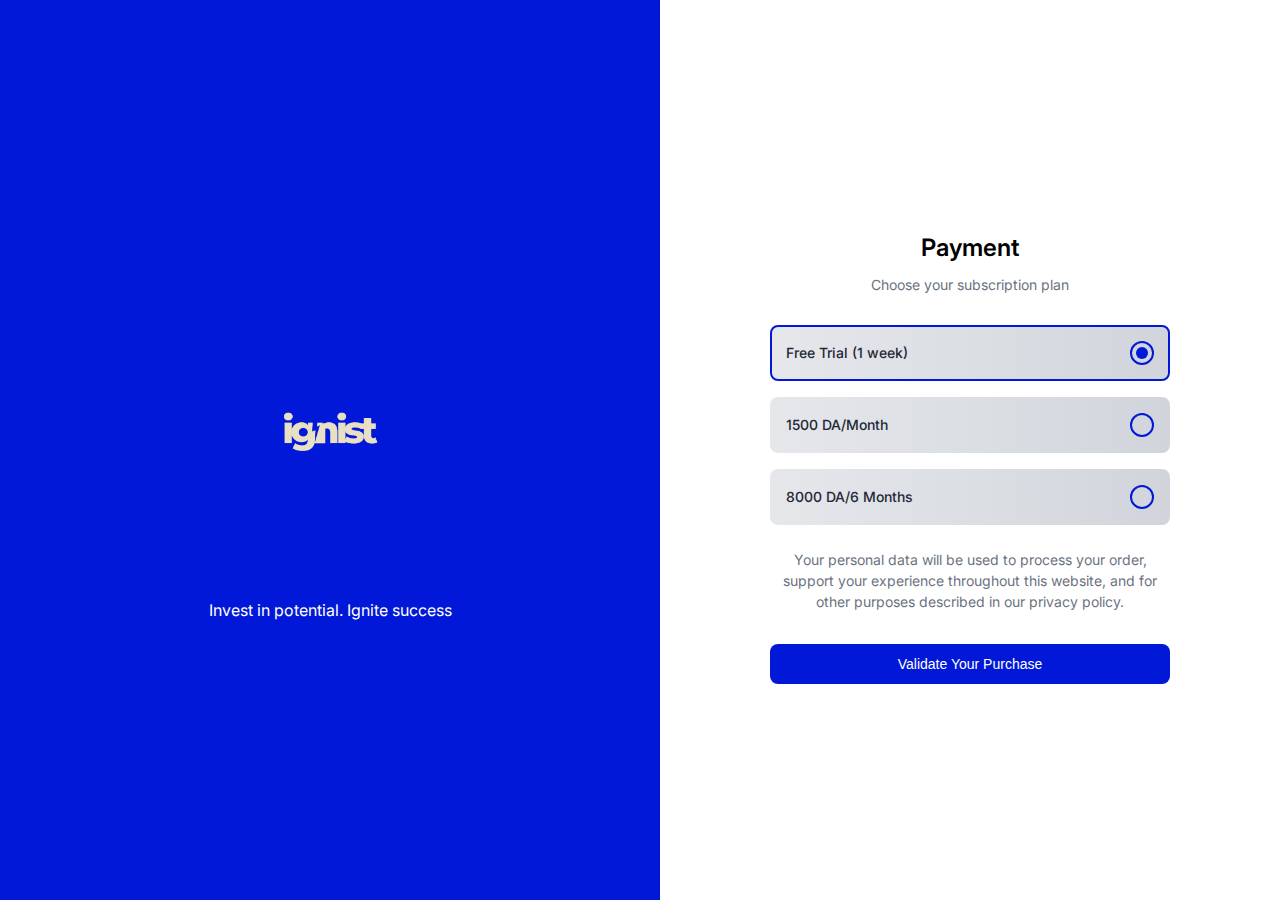
<file: business.html>
<!DOCTYPE html>
<html lang="en">

<head>
    <meta charset="UTF-8">
    <meta name="viewport" content="width=device-width, initial-scale=1.0">
    <title>Payment - Ignist</title>
    <link href="https://fonts.googleapis.com/css2?family=Inter:wght@400;500;600;800&display=swap" rel="stylesheet">
    <style>
        body {
            margin: 0;
            padding: 0;
            font-family: 'Inter', sans-serif;
            min-height: 100vh;
        }

        .payment-container {
            display: flex;
            min-height: 100vh;
        }

        .payment-left {
            flex: 1;
            background-color: #0118D8;
            display: flex;
            flex-direction: column;
            align-items: center;
            justify-content: center;
            padding: 60px;
            position: relative;
            overflow: hidden;
        }

        .payment-right {
            flex: 1;
            background-color: white;
            border-radius: 24px;
            padding: 40px;
            display: flex;
            flex-direction: column;
            justify-content: center;
        }

        .payment-logo {
            width: 300px;
            height: auto;
            margin-bottom: 20px;
        }

        .payment-tagline {
            color: white;
            font-size: 16px;
            text-align: center;
            margin: 0;
        }

        .payment-form {
            max-width: 400px;
            margin: 0 auto;
            width: 100%;
        }

        .payment-form h1 {
            font-size: 24px;
            font-weight: 600;
            margin-bottom: 8px;
            text-align: center;
        }

        .payment-form p {
            text-align: center;
            color: #6B7280;
            font-size: 14px;
            margin-bottom: 32px;
        }

        .subscription-option {
            background: linear-gradient(to right, #E5E7EB, #D1D5DB);
            border: none;
            border-radius: 8px;
            padding: 16px;
            margin-bottom: 16px;
            display: flex;
            justify-content: space-between;
            align-items: center;
            cursor: pointer;
            position: relative;
        }

        .subscription-option.selected {
            background: linear-gradient(to right, #E5E7EB, #D1D5DB);
            border: 2px solid #0118D8;
            padding: 14px;
        }

        .subscription-option span {
            color: #1F2937;
            font-size: 14px;
            font-weight: 500;
        }

        .radio-circle {
            width: 20px;
            height: 20px;
            border: 2px solid #0118D8;
            border-radius: 50%;
            position: relative;
        }

        .radio-circle.selected::after {
            content: '';
            position: absolute;
            width: 12px;
            height: 12px;
            background: #0118D8;
            border-radius: 50%;
            top: 50%;
            left: 50%;
            transform: translate(-50%, -50%);
        }

        .privacy-text {
            text-align: center;
            color: #6B7280;
            font-size: 12px;
            margin: 24px 0;
            line-height: 1.5;
        }

        .validate-button {
            width: 100%;
            padding: 12px;
            background-color: #0118D8;
            color: white;
            border: none;
            border-radius: 8px;
            font-size: 14px;
            font-weight: 500;
            cursor: pointer;
        }

        @media (max-width: 768px) {
            .payment-container {
                flex-direction: column;
            }

            .payment-left {
                padding: 40px 20px;
            }

            .payment-right {
                padding: 40px 20px;
            }
        }
    </style>
</head>

<body>
    <div class="payment-container">
        <div class="payment-left">
            <img src="blue.png" alt="Ignist Logo" class="payment-logo">
            <p class="payment-tagline">Invest in potential. Ignite success</p>
        </div>
        <div class="payment-right">
            <form class="payment-form">
                <h1>Payment</h1>
                <p>Choose your subscription plan</p>

                <div class="subscription-option selected">
                    <span>Free Trial (1 week)</span>
                    <div class="radio-circle selected"></div>
                </div>

                <div class="subscription-option">
                    <span>1500 DA/Month</span>
                    <div class="radio-circle"></div>
                </div>

                <div class="subscription-option">
                    <span>8000 DA/6 Months</span>
                    <div class="radio-circle"></div>
                </div>

                <p class="privacy-text">
                    Your personal data will be used to process your order, support your
                    experience throughout this website, and for other purposes
                    described in our privacy policy.
                </p>

                <button type="submit" class="validate-button">Validate Your Purchase</button>
            </form>
        </div>
    </div>

    <script>
        document.querySelectorAll('.subscription-option').forEach(option => {
            option.addEventListener('click', () => {
                // Remove selected class from all options
                document.querySelectorAll('.subscription-option').forEach(opt => {
                    opt.classList.remove('selected');
                    opt.querySelector('.radio-circle').classList.remove('selected');
                });
                
                // Add selected class to clicked option
                option.classList.add('selected');
                option.querySelector('.radio-circle').classList.add('selected');
            });
        });
    </script>
</body>

</html>
</file>
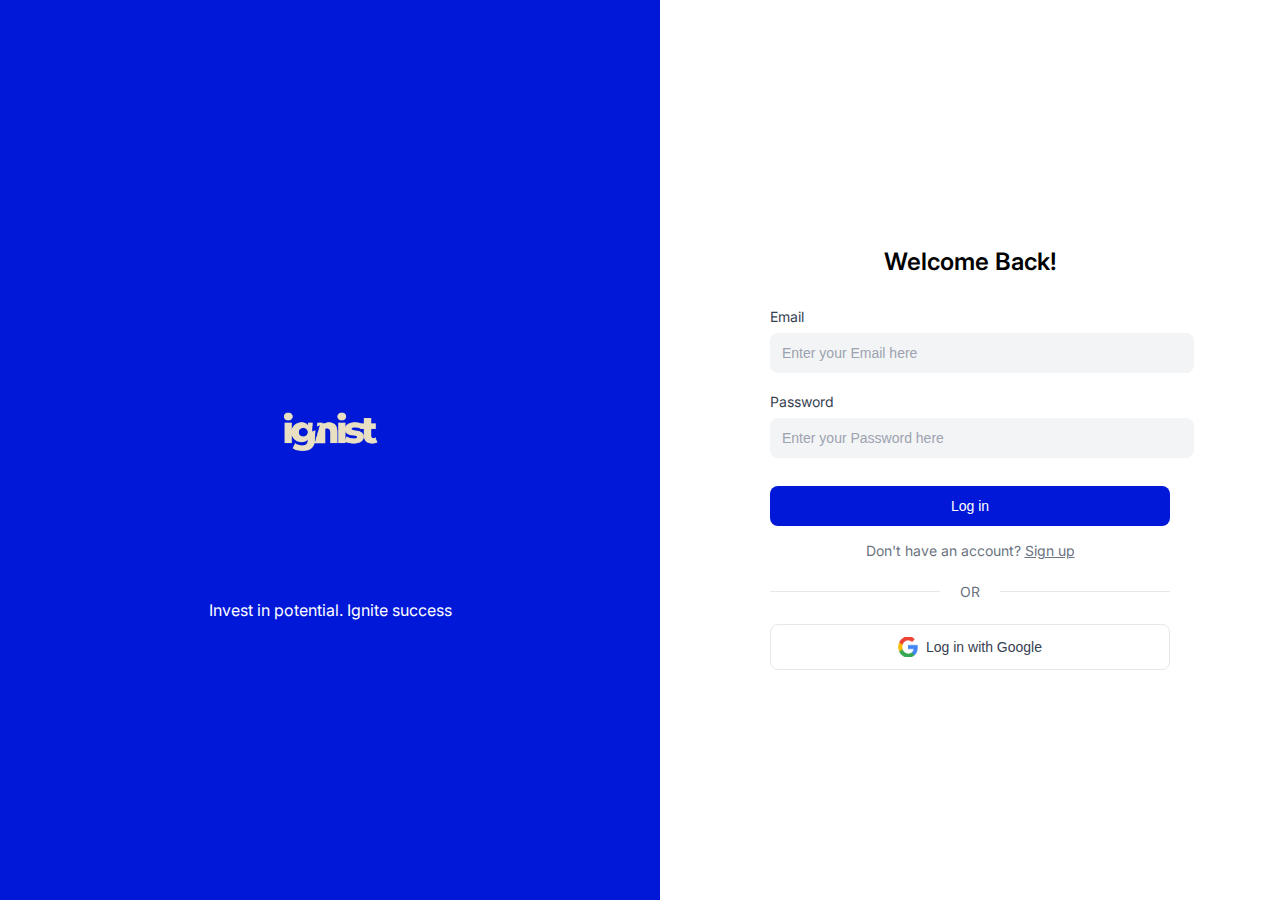
<file: login.html>
<!DOCTYPE html>
<html lang="en">

<head>
    <meta charset="UTF-8">
    <meta name="viewport" content="width=device-width, initial-scale=1.0">
    <title>Log In - Ignist</title>
    <link href="https://fonts.googleapis.com/css2?family=Inter:wght@400;500;600;800&display=swap" rel="stylesheet">
    <style>
        body {
            margin: 0;
            padding: 0;
            font-family: 'Inter', sans-serif;
            min-height: 100vh;
        }

        .login-container {
            display: flex;
            min-height: 100vh;
        }

        .login-left {
            flex: 1;
            background-color: #0118D8;
            display: flex;
            flex-direction: column;
            align-items: center;
            justify-content: center;
            padding: 60px;
            position: relative;
            overflow: hidden;
        }

        .login-right {
            flex: 1;
            background-color: white;
            border-radius: 24px;
            padding: 40px;
            display: flex;
            flex-direction: column;
            justify-content: center;
        }

        .login-logo {
            width: 300px;
            height: auto;
            margin-bottom: 20px;
        }

        .login-tagline {
            color: white;
            font-size: 16px;
            text-align: center;
            margin: 0;
        }

        .login-form {
            max-width: 400px;
            margin: 0 auto;
            width: 100%;
        }

        .login-form h1 {
            font-size: 24px;
            font-weight: 600;
            margin-bottom: 32px;
            text-align: center;
        }

        .form-group {
            margin-bottom: 20px;
        }

        .form-group label {
            display: block;
            margin-bottom: 8px;
            font-size: 14px;
            color: #374151;
        }

        .form-group input {
            width: 100%;
            padding: 12px;
            background: #F3F4F6;
            border: none;
            border-radius: 8px;
            font-size: 14px;
            color: #6B7280;
        }

        .form-group input::placeholder {
            color: #9CA3AF;
        }

        .login-button {
            width: 100%;
            padding: 12px;
            background-color: #0118D8;
            color: white;
            border: none;
            border-radius: 8px;
            font-size: 14px;
            font-weight: 500;
            cursor: pointer;
            margin-top: 8px;
        }

        .signup-text {
            text-align: center;
            margin-top: 16px;
            font-size: 14px;
            color: #6B7280;
        }

        .signup-text a {
            color: #6B7280;
            text-decoration: underline;
        }

        .or-divider {
            text-align: center;
            position: relative;
            margin: 24px 0;
            color: #6B7280;
            font-size: 14px;
        }

        .or-divider::before,
        .or-divider::after {
            content: '';
            position: absolute;
            top: 50%;
            width: calc(50% - 30px);
            height: 1px;
            background-color: #E5E7EB;
        }

        .or-divider::before {
            left: 0;
        }

        .or-divider::after {
            right: 0;
        }

        .google-login {
            display: flex;
            align-items: center;
            justify-content: center;
            gap: 8px;
            width: 100%;
            padding: 12px;
            background: white;
            border: 1px solid #E5E7EB;
            border-radius: 8px;
            font-size: 14px;
            color: #374151;
            cursor: pointer;
        }

        .google-login img {
            width: 20px;
            height: 20px;
        }

        @media (max-width: 768px) {
            .login-container {
                flex-direction: column;
            }

            .login-left {
                padding: 40px 20px;
            }

            .login-right {
                padding: 40px 20px;
            }
        }
    </style>
</head>

<body>
    <div class="login-container">
        <div class="login-left">
            <img src="blue.png" alt="Ignist Logo" class="login-logo">
            <p class="login-tagline">Invest in potential. Ignite success</p>
        </div>
        <div class="login-right">
            <form class="login-form">
                <h1>Welcome Back!</h1>
                
                <div class="form-group">
                    <label for="email">Email</label>
                    <input type="email" id="email" placeholder="Enter your Email here">
                </div>

                <div class="form-group">
                    <label for="password">Password</label>
                    <input type="password" id="password" placeholder="Enter your Password here">
                </div>

                <button type="submit" class="login-button">Log in</button>

                <p class="signup-text">Don't have an account? <a href="signup.html">Sign up</a></p>

                <div class="or-divider">OR</div>

                <button type="button" class="google-login">
                    <img src="google.png" alt="Google logo">
                    Log in with Google
                </button>
            </form>
        </div>
    </div>
</body>

</html>
</file>
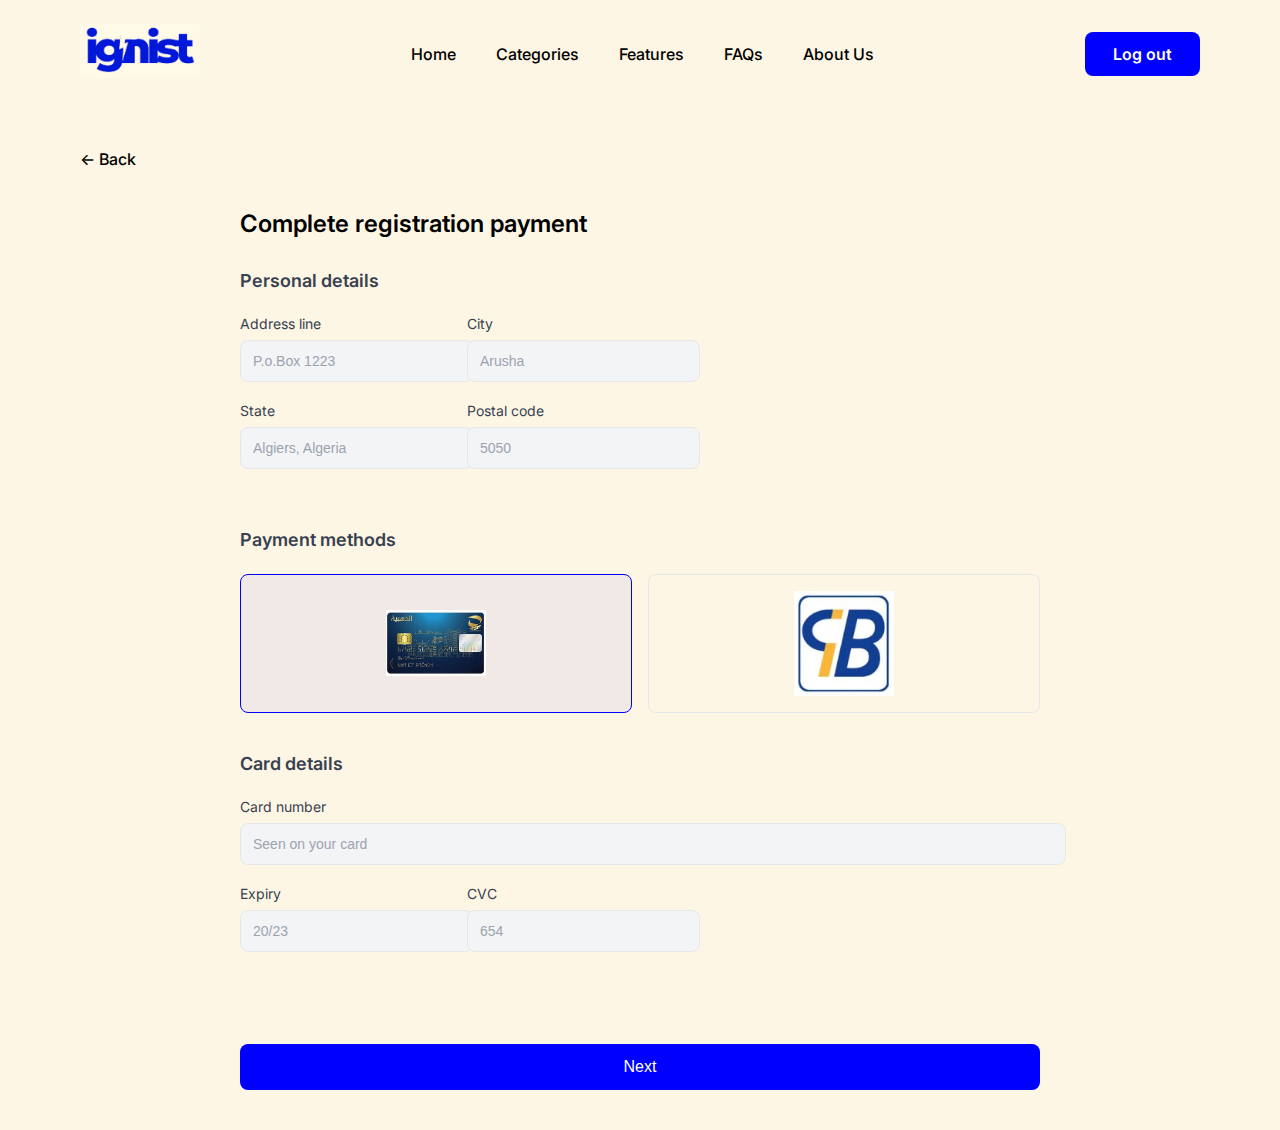
<file: payment.html>
<!DOCTYPE html>
<html lang="en">

<head>
    <meta charset="UTF-8">
    <meta name="viewport" content="width=device-width, initial-scale=1.0">
    <title>Payment - Ignist</title>
    <link href="https://fonts.googleapis.com/css2?family=Inter:wght@400;500;600;800&display=swap" rel="stylesheet">
    <style>
        body {
            margin: 0;
            padding: 0;
            font-family: 'Inter', sans-serif;
            min-height: 100vh;
            background-color: #fef6e4;
        }

        header {
            display: flex;
            justify-content: space-between;
            align-items: center;
            padding: 24px 80px;
            background-color: transparent;
        }

        .logo {
            font-weight: 800;
            font-size: 2rem;
            color: #0000FF;
            text-decoration: none;
        }

        nav {
            display: flex;
            gap: 40px;
            align-items: center;
        }

        nav a {
            text-decoration: none;
            color: #000;
            font-weight: 500;
            font-size: 1rem;
        }

        .log-out {
            background-color: #0000FF;
            color: #fff;
            padding: 12px 28px;
            border: none;
            border-radius: 8px;
            font-weight: 600;
            font-size: 1rem;
            cursor: pointer;
            text-decoration: none;
        }

        .back-button {
            display: inline-flex;
            align-items: center;
            gap: 8px;
            color: #000;
            text-decoration: none;
            margin: 40px 0 0 80px;
            font-weight: 500;
        }

        .payment-container {
            max-width: 800px;
            margin: 40px auto;
            padding: 0 20px;
        }

        .payment-container h1 {
            font-size: 24px;
            font-weight: 600;
            margin-bottom: 32px;
        }

        .payment-section {
            margin-bottom: 40px;
        }

        .payment-section h2 {
            font-size: 18px;
            font-weight: 600;
            margin-bottom: 24px;
            color: #374151;
        }

        .form-group {
            margin-bottom: 20px;
        }

        .form-row {
            display: flex;
            gap: 20px;
        }

        .form-group label {
            display: block;
            margin-bottom: 8px;
            font-size: 14px;
            color: #374151;
        }

        .form-group input {
            width: 100%;
            padding: 12px;
            background: #F3F4F6;
            border: 1px solid #E5E7EB;
            border-radius: 8px;
            font-size: 14px;
            color: #6B7280;
        }

        .form-group input::placeholder {
            color: #9CA3AF;
        }

        .payment-methods {
            display: flex;
            gap: 16px;
            margin-bottom: 24px;
        }

        .payment-method {
            flex: 1;
            padding: 16px;
            border: 1px solid #E5E7EB;
            border-radius: 8px;
            display: flex;
            align-items: center;
            justify-content: center;
            gap: 12px;
            cursor: pointer;
            transition: border-color 0.2s;
            min-height: 80px;
        }

        .payment-method:hover {
            border-color: #0000FF;
        }

        .payment-method.selected {
            border-color: #0000FF;
            background-color: rgba(0, 0, 255, 0.05);
        }

        .payment-method img {
            width: 100px;
            height: auto;
            object-fit: contain;
        }

        .next-button {
            width: 100%;
            padding: 14px;
            background-color: #0000FF;
            color: white;
            border: none;
            border-radius: 8px;
            font-size: 16px;
            font-weight: 500;
            cursor: pointer;
            margin-top: 32px;
        }

        @media (max-width: 768px) {
            header {
                padding: 24px 20px;
            }

            .back-button {
                margin: 20px 0 0 20px;
            }

            .payment-container {
                padding: 0 20px;
            }

            .form-row {
                flex-direction: column;
                gap: 20px;
            }
        }
    </style>
</head>

<body>
    <header>
        <a href="#" class="logo">
            <img src="logo.png" alt="Ignist Logo" style="width: 120px; height: auto;">
        </a>
        <nav>
            <a href="#">Home</a>
            <a href="#">Categories</a>
            <a href="#">Features</a>
            <a href="#">FAQs</a>
            <a href="#">About Us</a>
        </nav>
        <a href="#" class="log-out">Log out</a>
    </header>

    <a href="#" class="back-button">← Back</a>

    <div class="payment-container">
        <h1>Complete registration payment</h1>

        <div class="payment-section">
            <h2>Personal details</h2>
            <div class="form-row">
                <div class="form-group">
                    <label for="address">Address line</label>
                    <input type="text" id="address" placeholder="P.o.Box 1223">
                </div>
                <div class="form-group">
                    <label for="city">City</label>
                    <input type="text" id="city" placeholder="Arusha">
                </div>
            </div>
            <div class="form-row">
                <div class="form-group">
                    <label for="state">State</label>
                    <input type="text" id="state" placeholder="Algiers, Algeria">
                </div>
                <div class="form-group">
                    <label for="postal">Postal code</label>
                    <input type="text" id="postal" placeholder="5050">
                </div>
            </div>
        </div>

        <div class="payment-section">
            <h2>Payment methods</h2>
            <div class="payment-methods">
                <div class="payment-method selected">
                    <img src="bita9aDhahabya.png" alt="Bita9a Dhahabya" style="max-width: 100%; height: auto;">
                </div>
                <div class="payment-method">
                    <img src="paymentOnline.jpg" alt="Payment Online";">
                </div>
            </div>
        </div>

        <div class="payment-section">
            <h2>Card details</h2>
            <div class="form-group">
                <label for="card-number">Card number</label>
                <input type="text" id="card-number" placeholder="Seen on your card">
            </div>
            <div class="form-row">
                <div class="form-group">
                    <label for="expiry">Expiry</label>
                    <input type="text" id="expiry" placeholder="20/23">
                </div>
                <div class="form-group">
                    <label for="cvc">CVC</label>
                    <input type="text" id="cvc" placeholder="654">
                </div>
            </div>
        </div>

        <form action="payment2.html" method="GET">
            <button type="submit" class="next-button">Next</button>
        </form>
    </div>

    <script>
        document.querySelectorAll('.payment-method').forEach(method => {
            method.addEventListener('click', () => {
                // Remove selected class from all methods
                document.querySelectorAll('.payment-method').forEach(m => {
                    m.classList.remove('selected');
                });
                
                // Add selected class to clicked method
                method.classList.add('selected');
            });
        });
    </script>
</body>

</html>
</file>
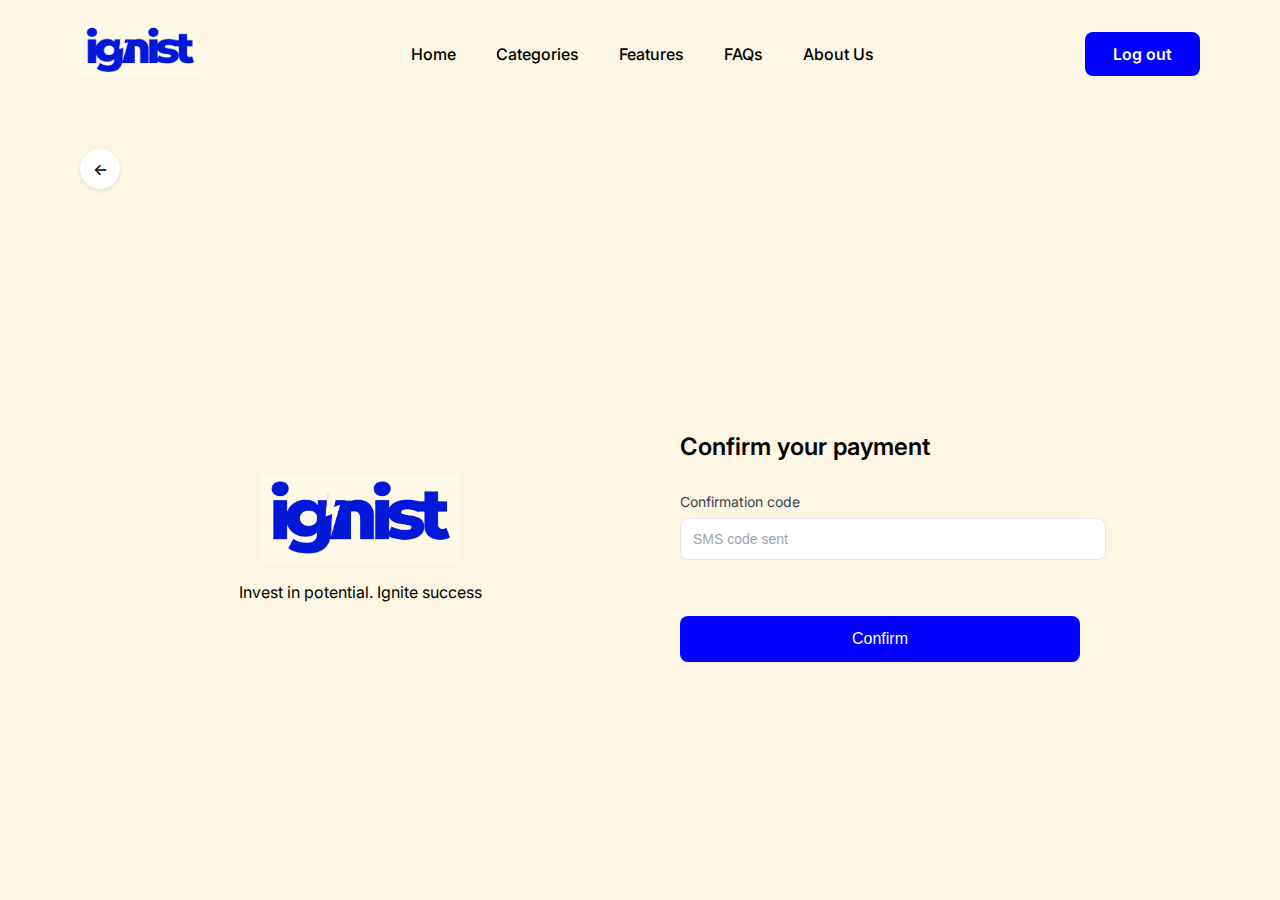
<file: payment2.html>
<!DOCTYPE html>
<html lang="en">

<head>
    <meta charset="UTF-8">
    <meta name="viewport" content="width=device-width, initial-scale=1.0">
    <title>Confirm Payment - Ignist</title>
    <link href="https://fonts.googleapis.com/css2?family=Inter:wght@400;500;600;800&display=swap" rel="stylesheet">
    <style>
        body {
            margin: 0;
            padding: 0;
            font-family: 'Inter', sans-serif;
            min-height: 100vh;
            background-color: #fef6e4;
        }

        header {
            display: flex;
            justify-content: space-between;
            align-items: center;
            padding: 24px 80px;
            background-color: transparent;
        }

        .logo {
            font-weight: 800;
            font-size: 2rem;
            color: #0000FF;
            text-decoration: none;
        }

        nav {
            display: flex;
            gap: 40px;
            align-items: center;
        }

        nav a {
            text-decoration: none;
            color: #000;
            font-weight: 500;
            font-size: 1rem;
        }

        .log-out {
            background-color: #0000FF;
            color: #fff;
            padding: 12px 28px;
            border: none;
            border-radius: 8px;
            font-weight: 600;
            font-size: 1rem;
            cursor: pointer;
            text-decoration: none;
        }

        .back-button {
            display: inline-flex;
            align-items: center;
            justify-content: center;
            width: 40px;
            height: 40px;
            color: #000;
            text-decoration: none;
            margin: 40px 0 0 80px;
            font-weight: 500;
            background: #FFFFFF;
            border-radius: 50%;
            box-shadow: 0 2px 4px rgba(0, 0, 0, 0.1);
        }

        .back-button:hover {
            background: #f5f5f5;
        }

        .confirmation-container {
            display: flex;
            min-height: calc(100vh - 200px);
            padding: 0 80px;
        }

        .left-section {
            flex: 1;
            display: flex;
            flex-direction: column;
            justify-content: center;
            align-items: center;
            padding: 40px;
        }

        .right-section {
            flex: 1;
            display: flex;
            flex-direction: column;
            justify-content: center;
            padding: 40px;
        }

        .logo-large {
            width: 200px;
            margin-bottom: 20px;
        }

        .tagline {
            color: #000;
            font-size: 16px;
            text-align: center;
            margin: 0;
        }

        .confirmation-form {
            max-width: 400px;
            width: 100%;
        }

        .confirmation-form h1 {
            font-size: 24px;
            font-weight: 600;
            margin-bottom: 32px;
            color: #000;
        }

        .form-group {
            margin-bottom: 24px;
        }

        .form-group label {
            display: block;
            margin-bottom: 8px;
            font-size: 14px;
            color: #374151;
        }

        .form-group input {
            width: 100%;
            padding: 12px;
            background: #FFFFFF;
            border: 1px solid #E5E7EB;
            border-radius: 8px;
            font-size: 14px;
            color: #6B7280;
        }

        .form-group input::placeholder {
            color: #9CA3AF;
        }

        .confirm-button {
            width: 100%;
            padding: 14px;
            background-color: #0000FF;
            color: white;
            border: none;
            border-radius: 8px;
            font-size: 16px;
            font-weight: 500;
            cursor: pointer;
            margin-top: 32px;
        }

        @media (max-width: 768px) {
            header {
                padding: 24px 20px;
            }

            .back-button {
                margin: 20px 0 0 20px;
            }

            .confirmation-container {
                flex-direction: column;
                padding: 0 20px;
            }

            .left-section {
                padding: 20px;
            }

            .right-section {
                padding: 20px;
            }
        }
    </style>
</head>

<body>
    <header>
        <a href="#" class="logo">
            <img src="logo.png" alt="Ignist Logo" style="width: 120px; height: auto;">
        </a>
        <nav>
            <a href="#">Home</a>
            <a href="#">Categories</a>
            <a href="#">Features</a>
            <a href="#">FAQs</a>
            <a href="#">About Us</a>
        </nav>
        <a href="#" class="log-out">Log out</a>
    </header>

    <a href="#" class="back-button">←</a>

    <div class="confirmation-container">
        <div class="left-section">
            <img src="logo.png" alt="Ignist Logo" class="logo-large">
            <p class="tagline">Invest in potential. Ignite success</p>
        </div>
        <div class="right-section">
            <div class="confirmation-form">
                <h1>Confirm your payment</h1>
                <div class="form-group">
                    <label for="confirmation-code">Confirmation code</label>
                    <input type="text" id="confirmation-code" placeholder="SMS code sent">
                </div>
                <button type="submit" class="confirm-button">Confirm</button>
            </div>
        </div>
    </div>
</body>

</html>
</file>
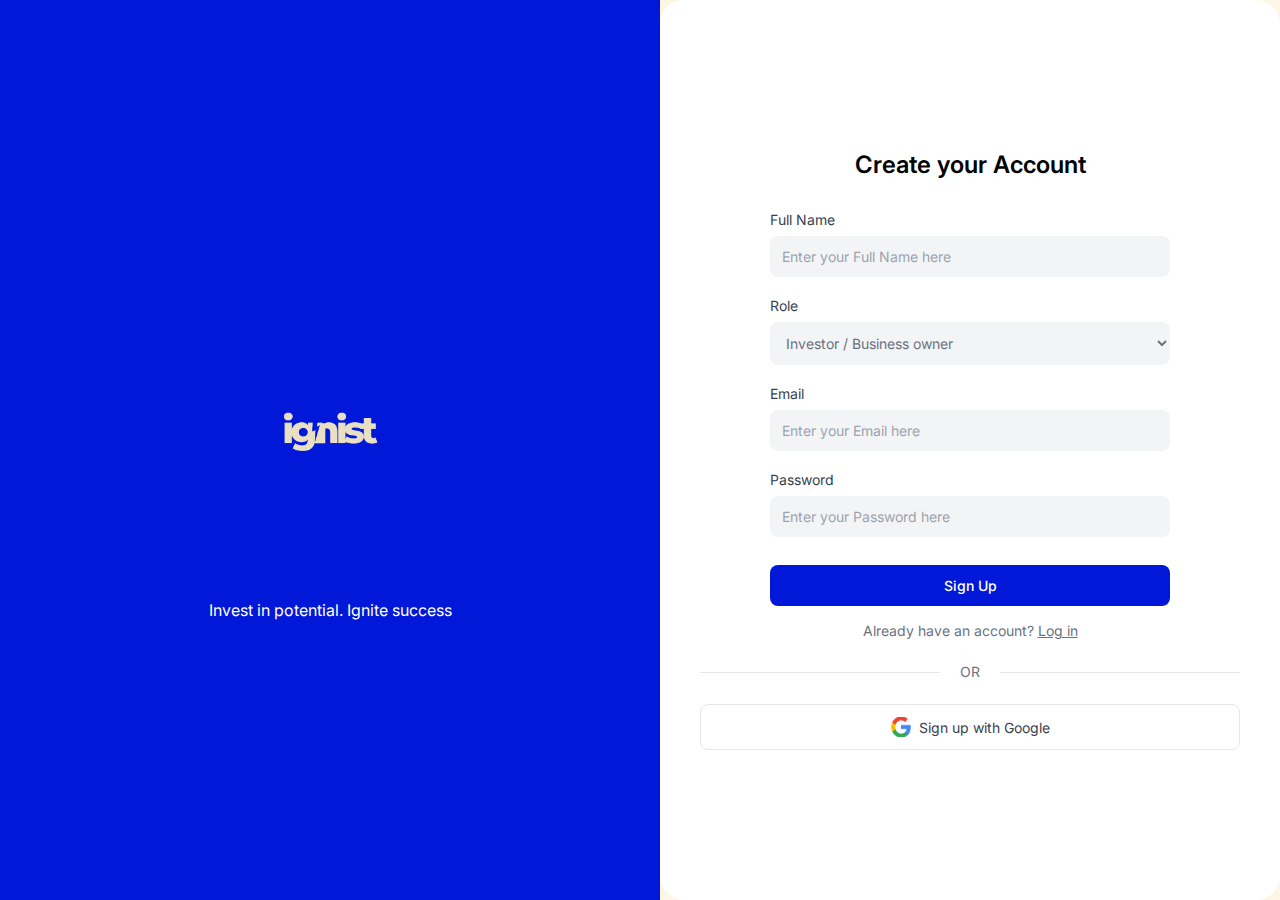
<file: signup.html>
<!DOCTYPE html>
<html lang="en">

<head>
    <meta charset="UTF-8">
    <meta name="viewport" content="width=device-width, initial-scale=1.0">
    <title>Sign Up - Ignist</title>
    <link href="https://fonts.googleapis.com/css2?family=Inter:wght@400;500;600;800&display=swap" rel="stylesheet">
    <link rel="stylesheet" href="styles.css">
    <style>
        body {
            margin: 0;
            padding: 0;
            font-family: 'Inter', sans-serif;
            min-height: 100vh;
        }

        .signup-container {
            display: flex;
            min-height: 100vh;
        }

        .signup-left {
            flex: 1;
            background-color: #0118D8;
            display: flex;
            flex-direction: column;
            align-items: center;
            justify-content: center;
            padding: 60px;
            position: relative;
            overflow: hidden;
        }

        .signup-right {
            flex: 1;
            background-color: white;
            border-radius: 24px;
            padding: 40px;
            display: flex;
            flex-direction: column;
            justify-content: center;
        }

        .signup-logo {
            width: 300px;
            height: auto;
            margin-bottom: 20px;
        }

        .signup-tagline {
            color: white;
            font-size: 16px;
            text-align: center;
            margin: 0;
        }

        .signup-form {
            max-width: 400px;
            margin: 0 auto;
            width: 100%;
        }

        .signup-form h1 {
            font-size: 24px;
            font-weight: 600;
            margin-bottom: 32px;
            text-align: center;
        }

        .form-group {
            margin-bottom: 20px;
        }

        .form-group label {
            display: block;
            margin-bottom: 8px;
            font-size: 14px;
            color: #374151;
        }

        .form-group input,
        .form-group select {
            width: 100%;
            padding: 12px;
            background: #F3F4F6;
            border: none;
            border-radius: 8px;
            font-size: 14px;
            color: #6B7280;
        }

        .form-group input::placeholder {
            color: #9CA3AF;
        }

        .signup-button {
            width: 100%;
            padding: 12px;
            background-color: #0118D8;
            color: white;
            border: none;
            border-radius: 8px;
            font-size: 14px;
            font-weight: 500;
            cursor: pointer;
            margin-top: 8px;
        }

        .login-text {
            text-align: center;
            margin-top: 16px;
            font-size: 14px;
            color: #6B7280;
        }

        .login-text a {
            color: #6B7280;
            text-decoration: underline;
        }

        .or-divider {
            text-align: center;
            position: relative;
            margin: 24px 0;
            color: #6B7280;
            font-size: 14px;
        }

        .or-divider::before,
        .or-divider::after {
            content: '';
            position: absolute;
            top: 50%;
            width: calc(50% - 30px);
            height: 1px;
            background-color: #E5E7EB;
        }

        .or-divider::before {
            left: 0;
        }

        .or-divider::after {
            right: 0;
        }

        .google-signup {
            display: flex;
            align-items: center;
            justify-content: center;
            gap: 8px;
            width: 100%;
            padding: 12px;
            background: white;
            border: 1px solid #E5E7EB;
            border-radius: 8px;
            font-size: 14px;
            color: #374151;
            cursor: pointer;
        }

        .google-signup img {
            width: 20px;
            height: 20px;
        }

        @media (max-width: 768px) {
            .signup-container {
                flex-direction: column;
            }

            .signup-left {
                padding: 40px 20px;
            }

            .signup-right {
                padding: 40px 20px;
            }
        }
    </style>
</head>

<body>
    <div class="signup-container">
        <div class="signup-left">
            <img src="blue.png" alt="Ignist Logo" class="signup-logo">
            <p class="signup-tagline">Invest in potential. Ignite success</p>
        </div>
        <div class="signup-right">
            <form class="signup-form" action="index.html" method="GET">
                <h1>Create your Account</h1>
                
                <div class="form-group">
                    <label for="fullname">Full Name</label>
                    <input type="text" id="fullname" placeholder="Enter your Full Name here">
                </div>

                <div class="form-group">
                    <label for="role">Role</label>
                    <select id="role">
                        <option value="">Investor / Business owner</option>
                        <option value="investor">Investor</option>
                        <option value="business_owner">Business Owner</option>
                        <option value="startup_founder">Startup Founder</option>
                    </select>
                </div>

                <div class="form-group">
                    <label for="email">Email</label>
                    <input type="email" id="email" placeholder="Enter your Email here">
                </div>

                <div class="form-group">
                    <label for="password">Password</label>
                    <input type="password" id="password" placeholder="Enter your Password here">
                </div>

                <button type="submit" class="signup-button">Sign Up</button>
            </form>
            <p class="login-text">Already have an account? <a href="login.html">Log in</a></p>

            <div class="or-divider">OR</div>

            <button type="button" class="google-signup">
                <img src="google.png" alt="Google logo">
                Sign up with Google
            </button>
        </div>
    </div>
</body>

</html>
</file>
<file: styles.css>
* {
    margin: 0;
    padding: 0;
    box-sizing: border-box;
    font-family: 'Inter', sans-serif;
  }
  
  body {
    background-color: #fef6e4;
    color: #000;
  }
  
  header {
    display: flex;
    justify-content: space-between;
    align-items: center;
    background-color: transparent;
    padding-right: 30px;
    padding-left: 30px;
  }
  
  .logo {
    font-weight: 800;
    font-size: 1rem;
    width: 300px;
    height: auto;
    color: #0000FF;
    text-decoration: none;
  }
  
  nav {
    display: flex;
    gap: 40px;
    align-items: center;
  }
  
  nav a {
    text-decoration: none;
    color: #000;
    font-weight: 500;
    font-size: 1rem;
  }
  
  nav a:first-child {
    font-weight: 700;
  }
  
  .nav-btn {
    background-color: #0000FF;
    color: #fff;
    padding: 12px 28px;
    border: none;
    border-radius: 8px;
    font-weight: 600;
    font-size: 1rem;
    cursor: pointer;
  }
  
  .hero {
    text-align: center;
    padding: 100px 20px;
    position: relative;
    overflow: hidden;
  }
  
  .hero h1 {
    font-size: 3.5rem;
    font-weight: 800;
    margin-bottom: 24px;
    line-height: 1.2;
  }
  
  .hero p {
    max-width: 600px;
    margin: 0 auto 40px;
    color: #333;
    font-size: 1.1rem;
    line-height: 1.5;
  }
  
  .hero .cta {
    background-color: #0000FF;
    color: #fff;
    padding: 16px 32px;
    border-radius: 8px;
    text-decoration: none;
    font-weight: 600;
    display: inline-flex;
    align-items: center;
    gap: 8px;
    font-size: 1rem;
  }
  
  .hero .cta::after {
    content: '→';
    font-size: 1.2rem;
  }
  
  .popular-projects {
    padding: 80px;
  }
  
  .popular-header {
    display: flex;
    justify-content: space-between;
    align-items: center;
    margin-bottom: 40px;
  }
  
  .popular-header h2 {
    font-size: 2rem;
    font-weight: 800;
    display: flex;
    align-items: center;
    gap: 12px;
  }
  
  .trending-icon {
    color: #0000FF;
    font-size: 1.5rem;
  }
  
  .view-all {
    color: #0000FF;
    text-decoration: none;
    font-weight: 600;
    display: flex;
    align-items: center;
    gap: 8px;
  }
  
  .projects-grid {
    display: grid;
    grid-template-columns: repeat(4, 1fr);
    gap: 24px;
  }
  
  .project-card {
    background: #fff;
    border-radius: 16px;
    overflow: hidden;
  }
  
  .project-image {
    width: 100%;
    height: 250px;
    object-fit: cover;
  }
  
  .project-info {
    padding: 24px;
  }
  
  .project-info h3 {
    font-size: 1.25rem;
    font-weight: 600;
    margin-bottom: 12px;
  }
  
  .project-info p {
    color: #666;
    font-size: 0.95rem;
    line-height: 1.5;
  }
  
  .categories-section {
    padding: 80px;
  }
  
  .categories-header {
    display: flex;
    justify-content: space-between;
    align-items: center;
    margin-bottom: 40px;
  }
  
  .categories-header h2 {
    font-size: 2rem;
    font-weight: 800;
    display: flex;
    align-items: center;
    gap: 12px;
  }
  
  .categories-grid {
    display: flex;
    gap: 24px;
    margin-bottom: 120px;
  }
  
  .category-card {
    flex: 1;
    aspect-ratio: 1;
    border-radius: 24px;
    position: relative;
    overflow: hidden;
    display: flex;
    align-items: flex-end;
    padding: 24px;
    color: white;
    background-size: cover;
    background-position: center;
  }
  
  .category-card::before {
    content: '';
    position: absolute;
    inset: 0;
    background: linear-gradient(to top, rgba(0,0,0,0.7) 0%, rgba(0,0,0,0) 100%);
    z-index: 1;
  }
  
  .category-card .icon {
    font-size: 32px;
    margin-bottom: 12px;
    position: relative;
    z-index: 2;
    color: white;
  }
  
  .category-card h3 {
    font-size: 1.5rem;
    font-weight: 600;
    margin: 0;
    position: relative;
    z-index: 2;
  }
  
  .category-card.tech-bg {
    background-image: url('4a8a41c2c69bb09d4e724626bcfcc3e2.png');
  }
  
  .category-card.healthcare-bg {
    background-image: url('9dff7bb537c9f92a11c69a8f543a3184.png');
  }
  
  .category-card.realestate-bg {
    background-image: url('e53d4bbb142e3c765b9b143d4055b3d7.png');
  }
  
  .category-card.stocks-bg {
    background-image: url('7045401f8ba79dbedf033ec7941c44c3.png');
  }
  
  .category-card.delivery-bg {
    background-image: url('8f1387a59151099fe81eb7e7bfd94563.png');
  }
  
  .features-grid {
    display: grid;
    grid-template-columns: repeat(2, 1fr);
    max-width: 1200px;
    margin: 60px auto;
    padding: 0 80px;
    position: relative;
  }
  
  .feature-card {
    padding: 40px;
    display: flex;
    flex-direction: column;
    align-items: flex-start;
    gap: 16px;
    position: relative;
  }
  
  .feature-card:nth-child(3)::before,
  .feature-card:nth-child(4)::before {
    content: '';
    position: absolute;
    top: 0;
    left: 0;
    right: 0;
    height: 1px;
    background-color: #E5E5E5;
  }
  
  .feature-card:nth-child(2)::after,
  .feature-card:nth-child(4)::after {
    content: '';
    position: absolute;
    top: 0;
    left: 0;
    width: 1px;
    height: 100%;
    background-color: #E5E5E5;
  }
  
  .feature-icon {
    font-size: 40px;
    color: #0000FF;
    margin-bottom: 8px;
  }
  
  .feature-card h3 {
    font-size: 1.5rem;
    font-weight: 600;
    margin: 0;
    color: #000;
  }
  
  .feature-card p {
    color: #666;
    font-size: 1rem;
    line-height: 1.6;
    margin: 0;
  }
  
  .feature-icon.dots {
    display: grid;
    grid-template-columns: repeat(2, 1fr);
    gap: 4px;
  }
  
  .feature-icon.dots span {
    width: 8px;
    height: 8px;
    background-color: #0000FF;
    border-radius: 50%;
  }
  
  .feature-icon.minimal-risk,
  .feature-icon.chart,
  .feature-icon.legal {
    width: 48px;
    height: 48px;
  }
  
  .why-ignist {
    text-align: center;
    padding-bottom: 80px;
  }
  
  .why-ignist h2 {
    font-size: 3rem;
    font-weight: 800;
    margin-bottom: 24px;
    position: relative;
    display: inline-block;
  }
  
  .why-ignist h2::after {
    content: '';
    position: absolute;
    bottom: -10px;
    left: 50%;
    transform: translateX(-50%);
    width: 180px;
    height: 8px;
    background: #FFE5B4;
    border-radius: 4px;
  }
  
  .wonderful-features {
    background-color: #0000FF;
    padding: 80px 0;
    text-align: center;
    color: white;
    position: relative;
  }
  
  .wonderful-features h2 {
    font-size: 2.5rem;
    font-weight: 700;
    margin-bottom: 16px;
  }
  
  .wonderful-features > p {
    font-size: 0.95rem;
    line-height: 1.5;
    margin-bottom: 20px;
    opacity: 0.9;
    color: rgba(255, 255, 255, 0.9);
  }
  
  .curve-line {
    width: 120px;
    height: 2px;
    background: white;
    margin: 0 auto 48px;
    position: relative;
    opacity: 0.4;
  }
  
  .wonderful-grid {
    display: flex;
    flex-direction: column;
    gap: 20px;
    max-width: 1000px;
    margin: 0 auto;
    padding: 0 40px;
  }
  
  .wonderful-card {
    text-align: left;
    padding: 40px;
    border-radius: 24px;
    position: relative;
    background-color: #FEF6E4;
    display: flex;
    justify-content: space-between;
    align-items: center;
    min-height: 180px;
  }
  
  .wonderful-card.blue {
    background-color: rgba(255, 255, 255, 0.1);
    color: white;
  }
  
  .wonderful-card-content {
    max-width: 70%;
  }
  
  .wonderful-card h3 {
    font-size: 1.75rem;
    font-weight: 600;
    margin-bottom: 12px;
    line-height: 1.2;
    color: #000;
  }
  
  .wonderful-card.blue h3 {
    color: white;
  }
  
  .wonderful-card p {
    font-size: 0.95rem;
    line-height: 1.5;
    color: #666;
  }
  
  .wonderful-card.blue p {
    color: rgba(255, 255, 255, 0.8);
  }
  
  .wonderful-card .arrow-link {
    font-size: 1.5rem;
    text-decoration: none;
    color: inherit;
    opacity: 0.5;
    transition: opacity 0.2s;
  }
  
  .wonderful-card .arrow-link:hover {
    opacity: 0.8;
  }
  
  .faq-section {
    padding: 80px 20px;
    max-width: 800px;
    margin: 0 auto;
  }
  
  .faq-section h2 {
    font-size: 2.5rem;
    text-align: center;
    color: #000;
    margin-bottom: 16px;
    font-weight: 600;
  }
  
  .faq-underline {
    display: flex;
    justify-content: center;
    margin-bottom: 48px;
  }
  
  .faq-container {
    display: flex;
    flex-direction: column;
    gap: 1px;
  }
  
  .faq-item {
    border-bottom: 1px solid #E5E7EB;
  }
  
  .faq-item:last-child {
    border-bottom: none;
  }
  
  .faq-question {
    padding: 24px 0;
    cursor: pointer;
    display: flex;
    justify-content: space-between;
    align-items: center;
    font-weight: 500;
    color: #000;
    
  }
  
  .toggle-icon {
    font-size: 24px;
    color: #000;
    font-weight: 300;
  }
  
  .faq-answer {
    padding: 0 0 24px;
    color: #6B7280;
    line-height: 1.6;
    font-size: 0.95rem;
  }
  
  .trial-section {
    padding: 40px 20px;
  }
  
  .trial-card {
    max-width: 1000px;
    margin: 0 auto;
    background: #0000FF;
    border-radius: 24px;
    padding: 40px;
    position: relative;
    overflow: hidden;
  }
  
  .trial-label {
    color: white;
    font-size: 0.9rem;
    margin-bottom: 8px;
  }
  
  .trial-card h2 {
    color: white;
    font-size: 2.5rem;
    font-weight: 600;
    margin-bottom: 24px;
    line-height: 1.2;
  }
  
  .trial-form-wrapper {
    max-width: 500px;
  }
  
  .trial-form {
    position: relative;
    margin-bottom: 12px;
  }
  
  .trial-form input {
    width: 100%;
    padding: 14px;
    padding-right: 120px;
    border: 1px solid rgba(255, 255, 255, 0.2);
    border-radius: 100px;
    background: rgba(255, 255, 255, 0.1);
    color: white;
    font-size: 0.95rem;
  }
  
  .trial-form input::placeholder {
    color: rgba(255, 255, 255, 0.6);
  }
  
  .trial-form button {
    position: absolute;
    right: 4px;
    top: 4px;
    bottom: 4px;
    padding: 0 24px;
    background: white;
    color: #0000FF;
    border: none;
    border-radius: 100px;
    font-weight: 500;
    font-size: 0.95rem;
    cursor: pointer;
    transition: background-color 0.2s;
  }
  
  .trial-form button:hover {
    background: #f8f9fa;
  }
  
  .trial-login {
    font-size: 0.9rem;
    color: rgba(255, 255, 255, 0.8);
  }
  
  .trial-login .login-link {
    color: white;
    text-decoration: none;
  }
  
  .trial-login .login-link:hover {
    text-decoration: underline;
  }
  
  .decorative-lines {
    position: absolute;
    top: 0;
    right: 0;
    width: 200px;
    height: 100%;
    background-image: repeating-linear-gradient(
      45deg,
      rgba(255, 255, 255, 0.1) 0px,
      rgba(255, 255, 255, 0.1) 1px,
      transparent 1px,
      transparent 10px
    );
    transform: rotate(-15deg) translateX(50px) translateY(-50px);
  }
  
  .footer {
    padding: 60px 80px 40px;
    background: #FEF6E4;
  }
  
  .footer-content {
    display: grid;
    grid-template-columns: 1fr 2fr;
    gap: 120px;
    margin-bottom: 60px;
  }
  
  .footer-left {
    max-width: 300px;
  }
  
  .footer-logo {
    font-size: 1.5rem;
    font-weight: 700;
    color: #000;
    text-decoration: none;
    margin-bottom: 16px;
    display: block;
  }
  
  .footer-description {
    color: #000;
    opacity: 0.7;
    line-height: 1.6;
    font-size: 0.95rem;
  }
  
  .footer-links {
    display: grid;
    grid-template-columns: repeat(3, 1fr);
    gap: 40px;
  }
  
  .footer-column h3 {
    color: #000;
    font-size: 1rem;
    font-weight: 600;
    margin-bottom: 24px;
  }
  
  .footer-column nav {
    display: flex;
    flex-direction: column;
    gap: 16px;
  }
  
  .footer-column a {
    color: #000;
    opacity: 0.7;
    text-decoration: none;
    font-size: 0.95rem;
    transition: opacity 0.2s;
  }
  
  .footer-column a:hover {
    opacity: 1;
  }
  
  .footer-bottom {
    display: flex;
    justify-content: space-between;
    align-items: center;
    padding-top: 40px;
    border-top: 1px solid rgba(0, 0, 0, 0.1);
  }
  
  .copyright {
    color: #000;
    opacity: 0.5;
    font-size: 0.9rem;
  }
  
  .footer-legal {
    display: flex;
    gap: 32px;
  }
  
  .footer-legal a {
    color: #000;
    opacity: 0.5;
    text-decoration: none;
    font-size: 0.9rem;
    transition: opacity 0.2s;
  }
  
  .footer-legal a:hover {
    opacity: 0.8;
  }
  
  @media (max-width: 768px) {
    .faq-section {
      padding: 60px 20px;
    }
    
    .faq-section h2 {
      font-size: 2rem;
    }
    
    .faq-underline svg {
      width: 260px;
    }
    
    .trial-card {
      padding: 30px 20px;
    }
    
    .trial-card h2 {
      font-size: 2rem;
    }
    
    .trial-form {
      display: flex;
      flex-direction: column;
      gap: 10px;
    }
    
    .trial-form input {
      padding-right: 14px;
    }
    
    .trial-form button {
      position: static;
      width: 100%;
      padding: 14px;
    }
    
    .decorative-lines {
      display: none;
    }
    
    .footer {
      padding: 40px 20px 30px;
    }
    
    .footer-content {
      grid-template-columns: 1fr;
      gap: 40px;
      margin-bottom: 40px;
    }
    
    .footer-links {
      grid-template-columns: 1fr;
      gap: 32px;
    }
    
    .footer-bottom {
      flex-direction: column;
      gap: 20px;
      text-align: center;
    }
    
    .footer-legal {
      justify-content: center;
    }
  }
</file>
